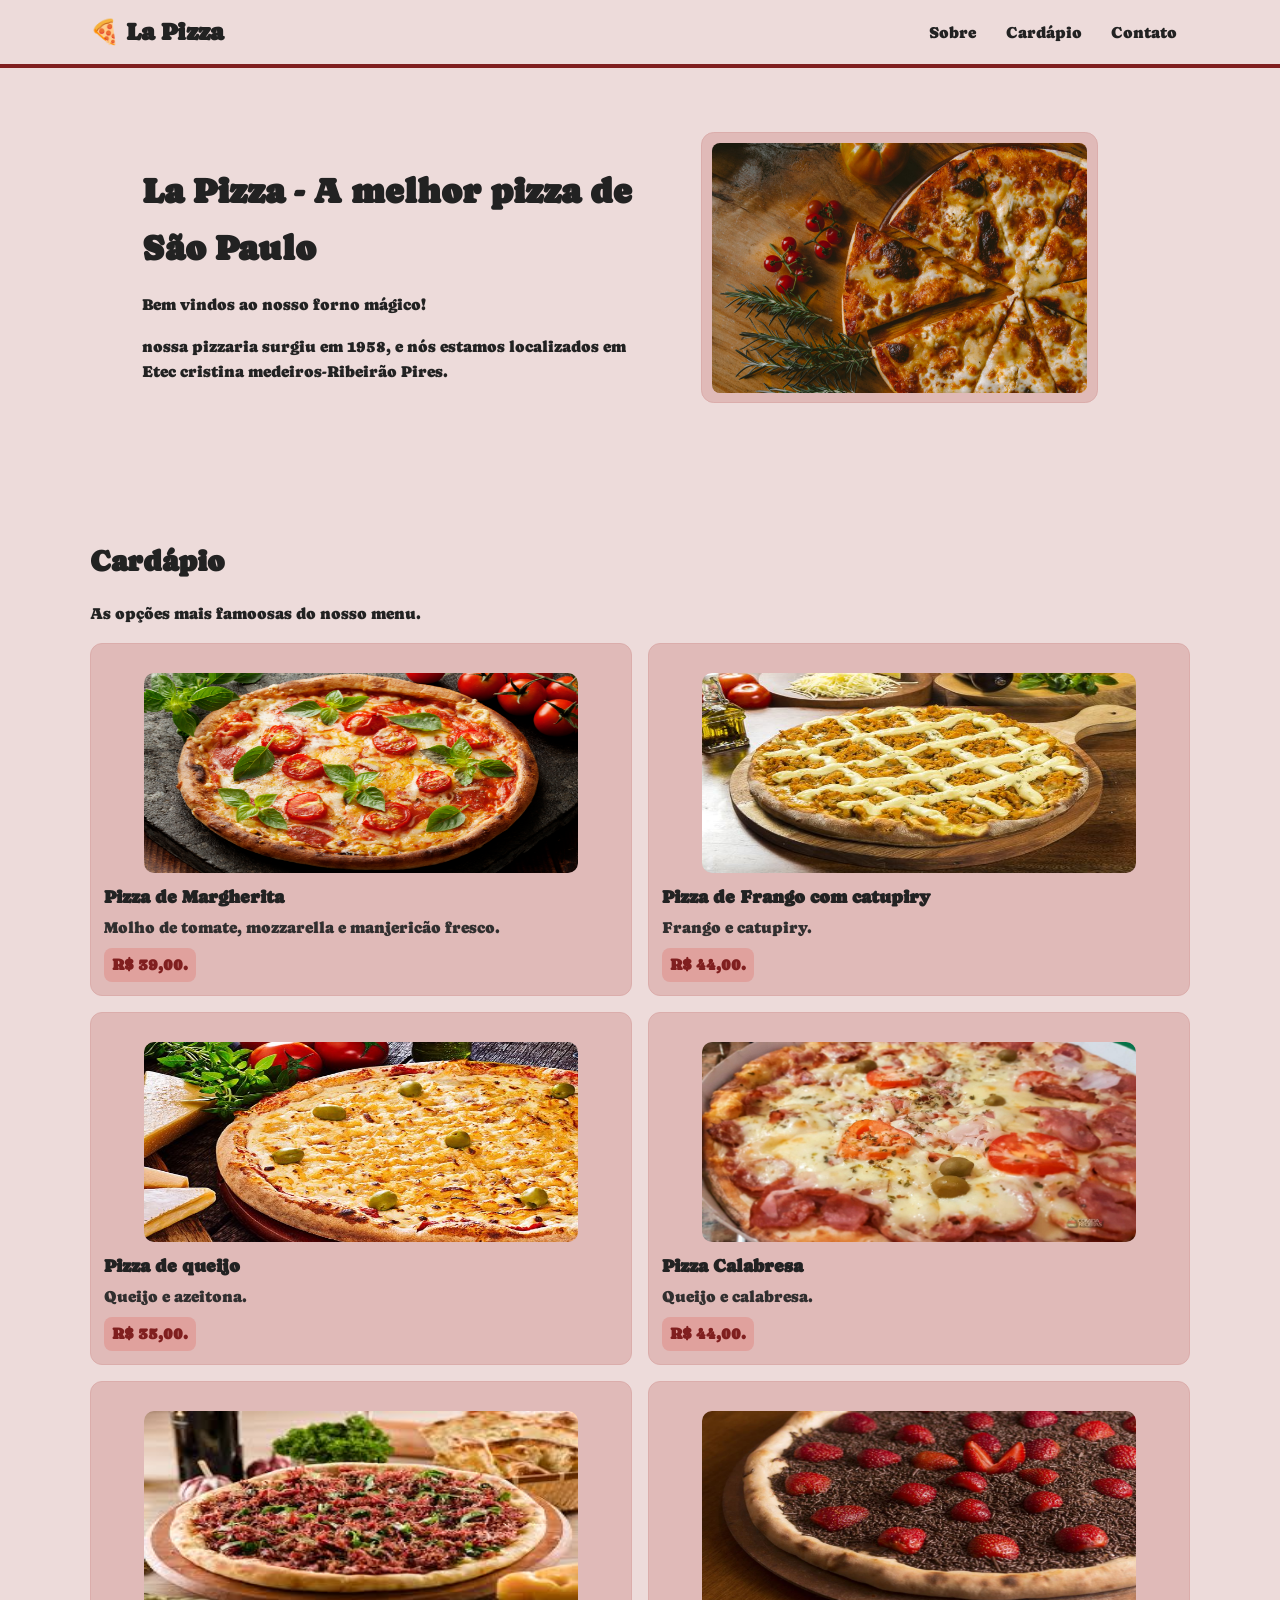
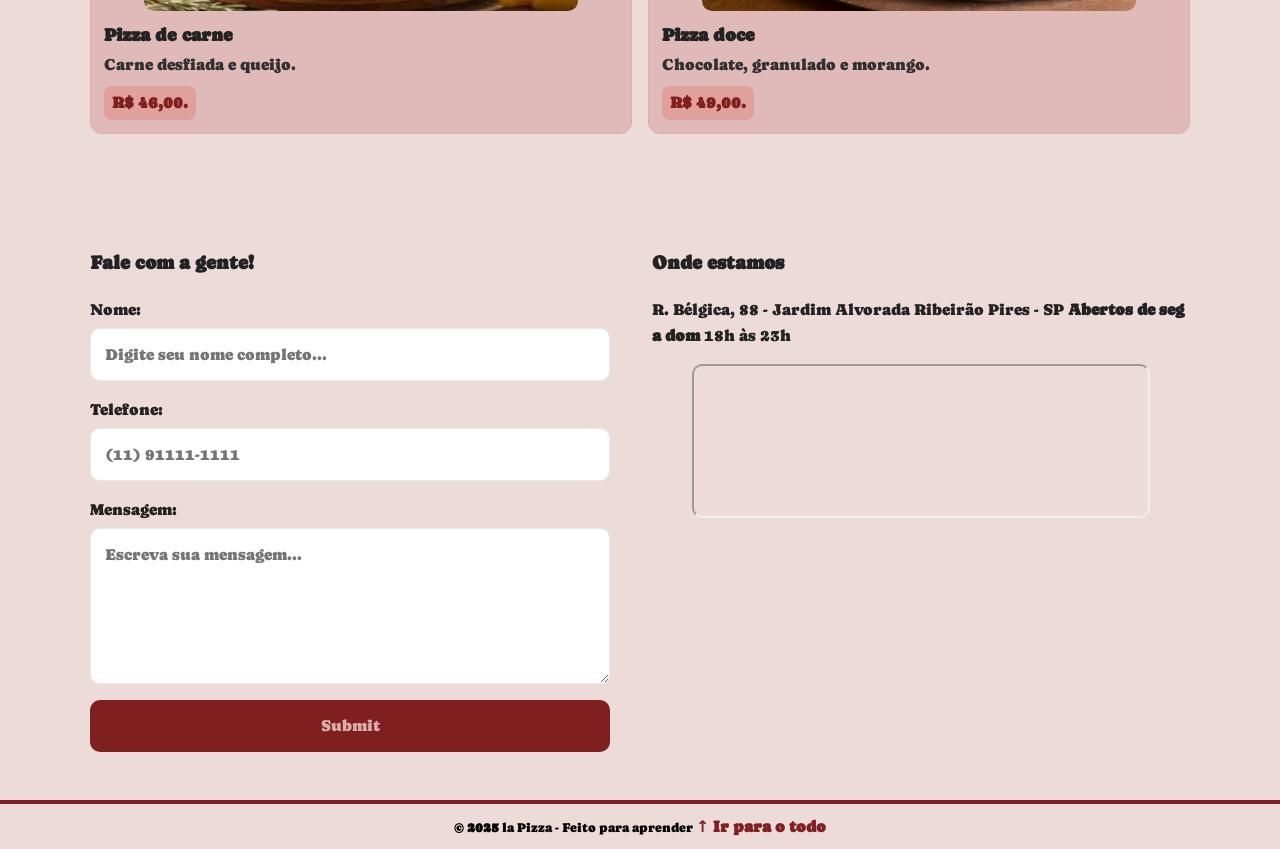
<file: index.html>
<!DOCTYPE html>
<html lang="pt-br">

<head>
    <meta charset="UTF-8">
    <meta name="viewport" content="width=device-width, initial-scale=1.0">
    <title>La Pizza - Pizzaria</title>

    <link rel="stylesheet" href="style.css" />
    <link rel="preconnect" href="https://fonts.googleapis.com">
    <link rel="preconnect" href="https://fonts.gstatic.com" crossorigin>
    <link href="https://fonts.googleapis.com/css2?family=Caprasimo&display=swap" rel="stylesheet">
    <link rel="icon" href="favicon.ico" type="image/x-icon">
</head>

<body>
    <header class="topbar">
        <div class="container row">
            <a class="logo" href="#">🍕 La Pizza</a>
            <nav>
                <a href="#sobre">Sobre</a>
                <a href="#Cardápio">Cardápio</a>
                <a href="#Contato">Contato</a>
            </nav>
        </div>
    </header>

    <Main>
        <section class="hero" id="sobre">
            <div class="container hero-wrap">
                <div class="hero-text">
                    <h1>La Pizza - A melhor pizza de São Paulo</h1>
                    <p>Bem vindos ao nosso forno mágico!</p>
                    <p>nossa pizzaria surgiu em 1958, e nós estamos localizados em Etec cristina medeiros-Ribeirão
                        Pires.</p>
                </div>
                <figure class="hero-img">
                    <img src="img/pizza_sobre.jpg" width="200" height="250" alt="A deliciosa pizza do La Pizza">
                </figure>
            </div>
        </section>

        <section class="alt" id="Cardápio">
            <div class="container">
                <h2>Cardápio</h2>
                <p class="section-subtitle">As opções mais famoosas do nosso menu.</p>

                <div class="menu-grid">
                    <!--ITEM 1-->
                    <article class="item">
                        <figure class="thumb">
                            <img src="img/pizza_de_margherita.jpg" width="300" height="200"
                                alt="Pizza de Margherita, contém: molho de tomate, mozzarella e manjericão fresco." />
                        </figure>
                        <h3>Pizza de Margherita</h3>
                        <p>Molho de tomate, mozzarella e manjericão fresco.</p>
                        <span class="price">R$ 39,00.</span>
                    </article>


                    <!--ITEM 2-->
                    <article class="item">
                        <figure class="thumb">
                            <img src="img/pizza_de_frango_com_catupiry.png" width="300" height="200"
                                alt="Pizza de frango com catupiry, contém: frango e catupiry." />
                        </figure>
                        <h3>Pizza de Frango com catupiry</h3>
                        <p>Frango e catupiry.</p>
                        <span class="price">R$ 44,00.</span>
                    </article>

                    <!--ITEM 3-->
                    <article class="item">
                        <figure class="thumb">
                            <img src="img/pizza_de_queijo.jpg" width="300" height="200"
                                alt="Pizza de queijo, contém: queijo e azeitona." />
                        </figure>
                        <h3>Pizza de queijo</h3>
                        <p>Queijo e azeitona.</p>
                        <span class="price">R$ 35,00.</span>
                    </article>

                    <!--ITEM 4-->
                    <article class="item">
                        <figure class="thumb">
                            <img src="img/pizza_de_calabresa.jpg" width="300" height="200"
                                alt="Pizza de calabresa, contém: queijo e calabresa. " />
                        </figure>
                        <h3>Pizza Calabresa</h3>
                        <p>Queijo e calabresa.</p>
                        <span class="price">R$ 44,00.</span>
                    </article>

                    <!--ITEM 5-->
                    <article class="item">
                        <figure class="thumb">
                            <img src="img/pizza_de_carne.jpg" width="300" height="200"
                                alt="Pìzza de carne, contém: carne desfiada e queijo." />
                        </figure>
                        <h3>Pizza de carne</h3>
                        <p>Carne desfiada e queijo.</p>
                        <span class="price">R$ 46,00.</span>
                    </article>

                    <!--ITEM 6-->
                    <article class="item">
                        <figure class="thumb">
                            <img src="img/pizza_doce.jpg" width="300" height="200"
                                alt="Pizza doce, contém: chocolate, granulado e morango." />
                        </figure>
                        <h3>Pizza doce</h3>
                        <p>Chocolate, granulado e morango.</p>
                        <span class="price">R$ 49,00.</span>
                    </article>

                </div>
            </div>
        </section>

        <Section class="container contact-grid" id="Contato">
            <div>
                <h3>Fale com a gente!</h3>
                <form>
                    <label>
                        Nome:
                        <input type="text" placeholder="Digite seu nome completo..." name="nome" required />
                    </label>
                    <label>
                        Telefone:
                        <input type="tel" placeholder="(11) 91111-1111" name="telefone" required />
                    </label>
                    <label>
                        Mensagem:
                        <textarea name="mensagem" placeholder="Escreva sua mensagem..." rows="5"></textarea>
                    </label>
                    <input class="btn" type="submit" name="enviar" />
                </form>
            </div>
            <div>
                <h3>Onde estamos</h3>
                <p>R. Bélgica, 88 - Jardim Alvorada
                    Ribeirão Pires - SP
                    <strong>Abertos de seg a dom</strong> 18h às 23h
                </p>
                <figure class="mapa">
                    <iframe
                        src="https://www.google.com/maps/embed?pb=!1m18!1m12!1m3!1d1826.607612156346!2d-46.41499247234227!3d-23.704007060737112!2m3!1f0!2f0!3f0!3m2!1i1024!2i768!4f13.1!3m3!1m2!1s0x94ce6cf6b9a660b5%3A0xb470d63bf1a2159e!2sEtec%20de%20Ribeir%C3%A3o%20Pires!5e0!3m2!1spt-BR!2sbr!4v1758976765518!5m2!1spt-BR!2sbr"
                        allowfullscreen="" loading="lazy"
                        referrerpolicy="no-referrer-when-downgrade"></iframe>
                </figure>
            </div>
        </Section>
    </Main>

    <footer>
        <div class="container">
            <small>
                ©
                <strong>2025</strong>
                la Pizza - Feito para aprender
            </small>
            <a href="#">
                ↑ Ir para o todo
            </a>
        </div>
    </footer>
</body>

</html>
</file>
<file: style.css>
*{
    box-sizing: border-box;
}

html{
    scroll-behavior: smooth;
}

body{
    margin: 0;
    font-family: 'caprasimo', system-ui, Arial, sans-serif;
    color: #222;
    background-color: #eddbda;
    line-height: 1.6;
}

.topbar{
    position: sticky;
    top: 0;
    z-index: 10;
    background-color: #eddbda;
    border-bottom: 4px solid #801f1f;
}

.container{
    width: min(1100px, 92%); 
    margin: 0 auto;
}

.row{
    display: flex;
    align-items: center;
    justify-content: space-between;
}

.logo{ 
    font-weight: 800;
    text-decoration: none;
    color: #222;
    font-size: 1.5rem;
    padding: 0.8rem 0;
}

nav a{
    text-decoration: none;
    color: #222;
    padding: 0.6rem 0.8rem;
    border-radius: 0.5rem;
}

nav a:hover {
    background-color: #e0bab8;
}

section {
    padding: 3rem 0;
    scroll-margin-top: 4rem;
}

section h2{
    margin-bottom: 0.4rem;
    font-size: 1.8rem;
}

.section-subtitle,
.hero p {
    color: #222;
    margin-bottom: 1rem;
}

.hero h1 {
    margin-bottom: 0.4rem;
    font-size: 2.2rem;
}

.hero-wrap {
    display: flex;
    flex-wrap: wrap;
    gap: 1.5rem;
    align-items: center;
    justify-content: center;
}

.hero-text {
    max-width: 45%;
}

.hero-img {
    max-width: 45%;
    background: #e0bab8;
    border: 1px solid #dbadab;
    border-radius: 0.8rem;
    padding: 0.6rem;
}

.hero-img img {
    width: 100%;
    display: block;
    border-radius: 0.5rem;
}

.alt{
    background-color: #eddbda;
}

.menu-grid{
    display: flex;
    flex-wrap: wrap;
    gap: 1rem;
    align-items: stretch;
    justify-content: center;
}

.item{
    flex-basis: 360px;
    flex-grow: 1;
    flex-shrink: 1;
    background-color:#e0bab8;
    border: 1px solid #dbadab;
    border-radius: 12px;
    padding: 13px;
}

.thumb{
    margin-bottom: 10px;
    border-radius: 10px;
    overflow: hidden;
}

.thumb img{
    width: 100%;
    display: block;
    border-radius: 8px;
    transition: transform 0.4s ease;
}

.thumb img:hover{
    transform: scale(1.08) rotate(-1deg);
}

.item p{
    color: #312f2f;
    margin-top: 0;
    margin-bottom: 8px;
}

.item h3{
    margin-top: 0;
    margin-bottom: 3px;
    font-size: 18px;
}

.price{
    display: inline-block;
    background:#e0a19d;
    color: #801f1f;
    font-weight: 700;
    padding: 4px 8px 4px 8px;
    border-radius: 8px;
}

.contact-grid{
    display: flex;
    flex-wrap: wrap;
    gap: 24px;
    align-items: flex-start;
}

.contact-grid > div{
    flex-grow: 1;
    flex-shrink: 1;
    flex-basis: 320px;
    min-width: 260px;
}

form{
    display: flex;
    flex-direction: column;
    gap: 16px;
    max-width: 520px;
}

label{
    display: flex;
    flex-direction: column;
    gap: 5px;
    font-weight: 500;
}

input, textarea{
    font: inherit;
    padding: 13px 14px 13px 14px;
    border: 1.5px solid #e9e9e9;
    border-radius: 10px;
    background-color: #fff;
    outline: none;
}

input:focus, textarea:focus{
    border: 2px solid #801f1f;
}

.btn{
    display: inline-block;
    background-color: #801f1f;
    color: #dbadab;
    padding: 13px 16px 13px 16px;
    border-radius: 10px;
    text-decoration: none;
    border: 0px;
    cursor: pointer;
}

.btn:hover{
    filter: brightness(1.15);
}

.mapa iframe {
    width: 100%;
    height: 100%;
    border: 10x solid #dbadab;
    border-radius: 10px;
}

footer {
    border-top: 4px solid #801f1f;
    background-color: #eddbda;
    color: black;
    padding-top: 10px;
    padding-bottom: 10px;
    text-align: center;
}

footer a {
    text-decoration: none;
    color: #801f1f;
    font-weight: 600;
}

@media (max-width: 870px) {
    section {
        padding-top: 56px;
        padding-bottom: 56px;
    }
    
    nav a {
        padding: 10px 11px 10px 11px;
    }

    .hero-text {
        align-items: center;
        justify-content: center;
        display: flex;
        flex-direction: column;
    }
}
</file>
